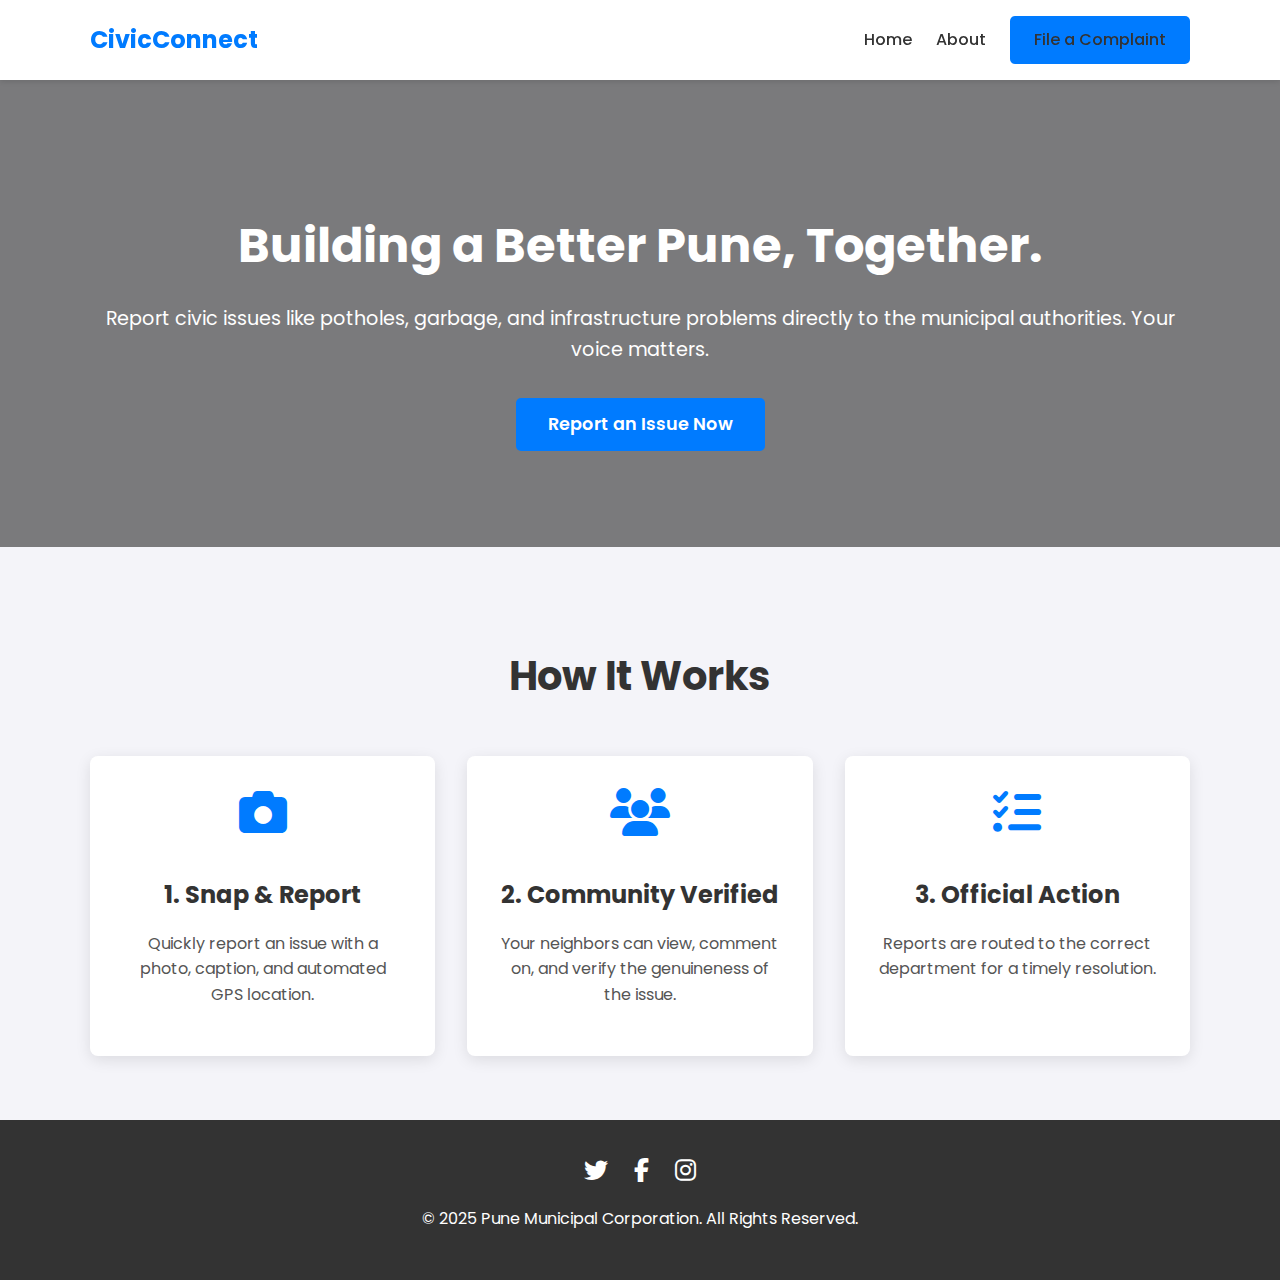
<file: templates/index.html>
<!DOCTYPE html>
<html lang="en">
<head>
    <meta charset="UTF-8">
    <meta name="viewport" content="width=device-width, initial-scale=1.0">
    <title>CivicConnect - Pimpri-Chinchwad</title>
    <link rel="stylesheet" href="/static/style.css">
    <link rel="stylesheet" href="https://cdnjs.cloudflare.com/ajax/libs/font-awesome/6.5.2/css/all.min.css">
</head>
<body>
    <nav class="navbar">
        <div class="container nav-container">
            <a href="/" class="logo">CivicConnect</a>
            <ul class="nav-links">
                <li><a href="/">Home</a></li>
                <li><a href="#about">About</a></li>
                <li><a href="/login" class="btn btn-primary">File a Complaint</a></li>
            </ul>
        </div>
    </nav>

    <header class="hero">
        <div class="container">
            <h1>Building a Better Pune, Together.</h1>
            <p>Report civic issues like potholes, garbage, and infrastructure problems directly to the municipal authorities. Your voice matters.</p>
            <a href="/login" class="btn btn-primary btn-large">Report an Issue Now</a>
        </div>
    </header>

    <section id="about" class="about-section">
        <div class="container">
            <h2>How It Works</h2>
            <div class="features">
                <div class="feature-box">
                    <i class="fas fa-camera"></i>
                    <h3>1. Snap & Report</h3>
                    <p>Quickly report an issue with a photo, caption, and automated GPS location.</p>
                </div>
                <div class="feature-box">
                    <i class="fas fa-users"></i>
                    <h3>2. Community Verified</h3>
                    <p>Your neighbors can view, comment on, and verify the genuineness of the issue.</p>
                </div>
                <div class="feature-box">
                    <i class="fas fa-tasks"></i>
                    <h3>3. Official Action</h3>
                    <p>Reports are routed to the correct department for a timely resolution.</p>
                </div>
            </div>
        </div>
    </section>

    <footer class="footer">
        <div class="container">
            <div class="social-icons">
                <a href="#"><i class="fab fa-twitter"></i></a>
                <a href="#"><i class="fab fa-facebook-f"></i></a>
                <a href="#"><i class="fab fa-instagram"></i></a>
            </div>
            <p>&copy; 2025 Pune Municipal Corporation. All Rights Reserved.</p>
        </div>
    </footer>

</body>
</html>
</file>
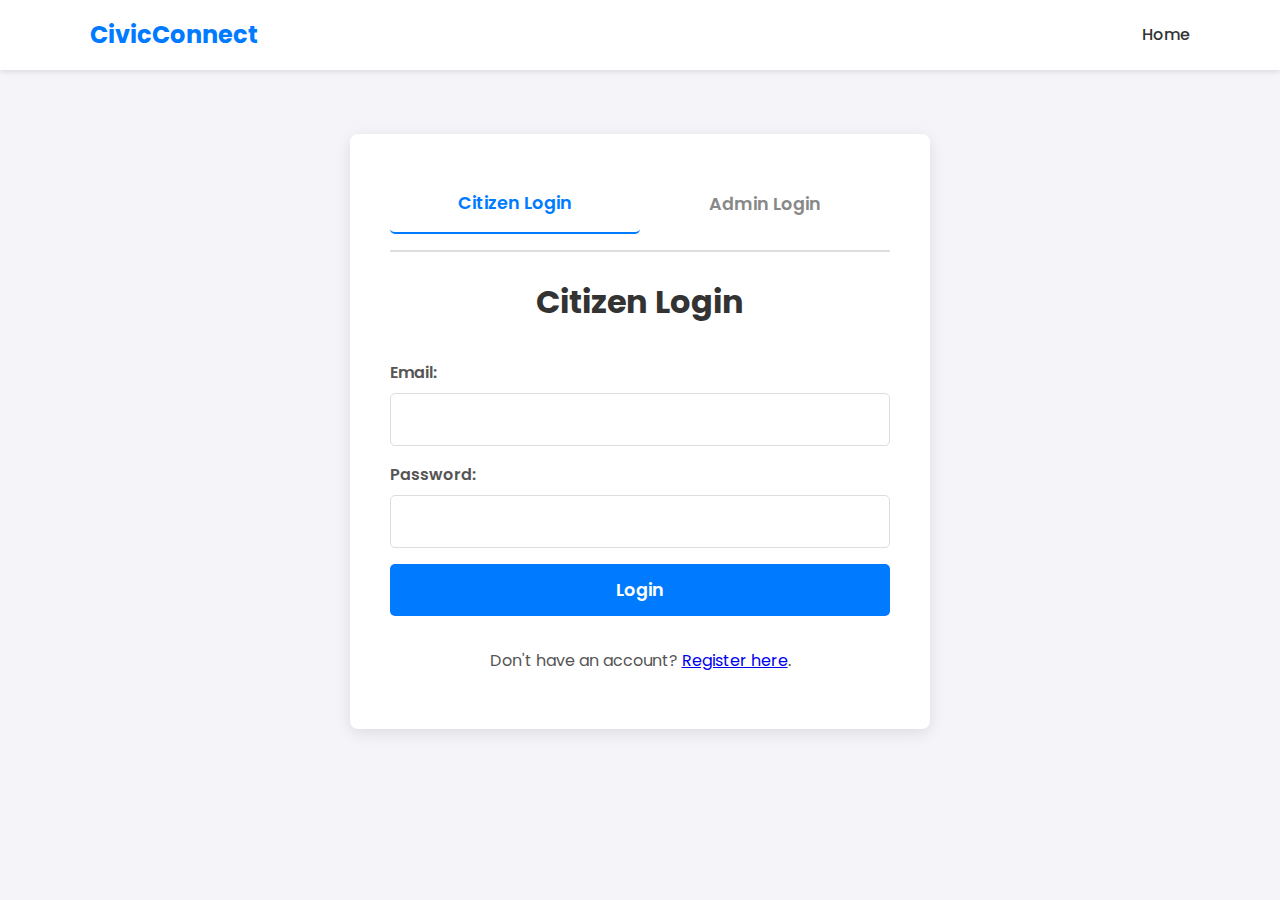
<file: templates/login.html>
<!DOCTYPE html>
<html lang="en">
<head>
    <meta charset="UTF-8">
    <title>Login - CivicConnect</title>
    <link rel="stylesheet" href="/static/style.css">
    <style>
        .tab-content { display: none; }
        .tab-content.active { display: block; }
        .tabs { display: flex; border-bottom: 2px solid #ddd; margin-bottom: 1.5rem; }
        .tab-link { padding: 1rem 1.5rem; cursor: pointer; border: none; background: none; font-size: 1.1rem; font-weight: 600; color: #888; }
        .tab-link.active { color: var(--primary-color); border-bottom: 2px solid var(--primary-color); }
    </style>
</head>
<body>
    <nav class="navbar"><div class="container nav-container"><a href="/" class="logo">CivicConnect</a><ul class="nav-links"><li><a href="/">Home</a></li></ul></div></nav>
    <div class="form-container">
        <div class="tabs">
            <button class="tab-link active" onclick="openTab(event, 'User')">Citizen Login</button>
            <button class="tab-link" onclick="openTab(event, 'Admin')">Admin Login</button>
        </div>
        
        <div id="User" class="tab-content active">
            <h1>Citizen Login</h1>
            <form id="userLoginForm">
                <input type="hidden" name="user_type" value="user">
                <label for="user_email">Email:</label>
                <input type="email" id="user_email" name="email" required>
                <label for="user_password">Password:</label>
                <input type="password" id="user_password" name="password" required>
                <button type="submit">Login</button>
            </form>
        </div>

        <div id="Admin" class="tab-content">
            <h1>Admin Login</h1>
            <form id="adminLoginForm">
                <input type="hidden" name="user_type" value="admin">
                <label for="admin_email">Email:</label>
                <input type="email" id="admin_email" name="email" required value="admin@gov.in">
                <label for="admin_password">Password:</label>
                <input type="password" id="admin_password" name="password" required>
                <button type="submit">Login</button>
            </form>
        </div>

        <p style="text-align: center; margin-top: 1rem;">Don't have an account? <a href="/register">Register here</a>.</p>
        <p id="error-msg" class="error"></p>
    </div>

    <script>
        function openTab(evt, tabName) {
            document.querySelectorAll('.tab-content').forEach(tc => tc.style.display = "none");
            document.querySelectorAll('.tab-link').forEach(tl => tl.classList.remove('active'));
            document.getElementById(tabName).style.display = "block";
            evt.currentTarget.classList.add('active');
        }

        async function handleLogin(event, formId) {
            event.preventDefault();
            const form = document.getElementById(formId);
            const formData = new FormData(form);

            const response = await fetch('/token', {
                method: 'POST',
                body: new URLSearchParams(formData)
            });

            if (response.ok) {
                const data = await response.json();
                localStorage.setItem('accessToken', data.access_token);
                localStorage.setItem('userRole', data.user_role);
                window.location.href = data.user_role === 'admin' ? '/admin' : '/dashboard';
            } else {
                const errorData = await response.json();
                document.getElementById('error-msg').innerText = `Login failed: ${errorData.detail}`;
            }
        }
        document.getElementById('userLoginForm').addEventListener('submit', (e) => handleLogin(e, 'userLoginForm'));
        document.getElementById('adminLoginForm').addEventListener('submit', (e) => handleLogin(e, 'adminLoginForm'));
    </script>
</body>
</html>
</file>
<file: static/style.css>
@import url('https://fonts.googleapis.com/css2?family=Poppins:wght@400;500;600;700&display=swap');

:root {
    --primary-color: #007bff;
    --primary-color-hover: #0056b3;
    --secondary-color: #f4f4f9;
    --dark-color: #333;
    --light-color: #fff;
    --text-color: #555;
    --container-shadow: 0 4px 15px rgba(0, 0, 0, 0.1);
}

body {
    font-family: 'Poppins', sans-serif;
    background-color: var(--secondary-color);
    color: var(--text-color);
    line-height: 1.6;
    margin: 0;
}

.container {
    max-width: 1100px;
    margin: auto;
    padding: 0 2rem;
}

/* Navbar */
.navbar {
    background: var(--light-color);
    box-shadow: 0 2px 5px rgba(0,0,0,0.1);
    padding: 1rem 0;
    position: sticky;
    top: 0;
    z-index: 1000;
}

.nav-container {
    display: flex;
    justify-content: space-between;
    align-items: center;
}

.logo {
    font-size: 1.5rem;
    font-weight: 700;
    color: var(--primary-color);
    text-decoration: none;
}

.nav-links {
    list-style: none;
    display: flex;
    align-items: center;
    margin: 0;
    padding: 0;
}

.nav-links li {
    margin-left: 1.5rem;
}

.nav-links a {
    text-decoration: none;
    color: var(--dark-color);
    font-weight: 500;
}

/* Buttons */
.btn {
    display: inline-block;
    padding: 0.7rem 1.5rem;
    border-radius: 5px;
    text-decoration: none;
    font-weight: 600;
    transition: background-color 0.3s ease;
    border: none;
    background: none;
    cursor: pointer;
}

.btn-primary {
    background-color: var(--primary-color);
    color: var(--light-color);
}

.btn-primary:hover {
    background-color: var(--primary-color-hover);
}

.btn-large {
    font-size: 1.1rem;
    padding: 0.8rem 2rem;
}


/* Hero Section */
.hero {
    background: linear-gradient(rgba(0, 0, 0, 0.5), rgba(0, 0, 0, 0.5)), url('https://images.unsplash.com/photo-1593941707882-6e017d23a78d?q=80&w=2070&auto=format&fit=crop') no-repeat center center/cover;
    color: var(--light-color);
    text-align: center;
    padding: 6rem 0;
}

.hero h1 {
    font-size: 3rem;
    margin-bottom: 1rem;
}

.hero p {
    font-size: 1.2rem;
    margin-bottom: 2rem;
}

/* About / Features Section */
.about-section {
    padding: 4rem 0;
    text-align: center;
}

.about-section h2 {
    font-size: 2.5rem;
    margin-bottom: 3rem;
    color: var(--dark-color);
}

.features {
    display: flex;
    justify-content: space-around;
    gap: 2rem;
}

.feature-box {
    background: var(--light-color);
    padding: 2rem;
    border-radius: 8px;
    box-shadow: var(--container-shadow);
    flex: 1;
}

.feature-box i {
    font-size: 3rem;
    color: var(--primary-color);
    margin-bottom: 1rem;
}

.feature-box h3 {
    font-size: 1.5rem;
    color: var(--dark-color);
    margin-bottom: 0.5rem;
}

/* Footer */
.footer {
    background: var(--dark-color);
    color: var(--light-color);
    text-align: center;
    padding: 2rem 0;
}

.social-icons a {
    color: var(--light-color);
    font-size: 1.5rem;
    margin: 0 0.7rem;
    transition: color 0.3s ease;
}

.social-icons a:hover {
    color: var(--primary-color);
}

/* Form Styling */
.form-container {
    max-width: 500px;
    margin: 4rem auto;
    padding: 2.5rem;
    background: var(--light-color);
    border-radius: 8px;
    box-shadow: var(--container-shadow);
}

.form-container h1 {
    text-align: center;
    color: var(--dark-color);
    margin-bottom: 2rem;
}

label {
    display: block;
    margin-bottom: 0.5rem;
    font-weight: 600;
}

input, select, button, textarea {
    width: 100%;
    padding: 0.8rem;
    margin-bottom: 1rem;
    border-radius: 5px;
    border: 1px solid #ddd;
    box-sizing: border-box;
    font-size: 1rem;
    font-family: 'Poppins', sans-serif;
}

button[type="submit"] {
    width: 100%;
    padding: 0.8rem;
    background-color: var(--primary-color);
    color: white;
    border: none;
    cursor: pointer;
    font-size: 1.1rem;
    font-weight: 600;
}

button[type="submit"]:hover {
    background-color: var(--primary-color-hover);
}

.error {
    color: #d9534f;
    font-weight: bold;
    text-align: center;
    margin-top: 1rem;
}

/* Dashboard & Report Cards */
.dashboard-container {
    max-width: 900px;
    margin: 2rem auto;
    padding: 2rem;
}

.dashboard-header {
    display: flex;
    justify-content: space-between;
    align-items: center;
    margin-bottom: 2rem;
}

.report-card {
    background: var(--light-color);
    border: 1px solid #e0e0e0;
    padding: 1.5rem;
    margin-bottom: 1.5rem;
    border-radius: 8px;
    box-shadow: 0 2px 5px rgba(0,0,0,0.05);
}

.report-card h3 {
    margin-top: 0;
    color: var(--dark-color);
}

.report-card img {
    max-width: 100%;
    height: auto;
    border-radius: 4px;
    margin-top: 1rem;
}

.report-card p {
    margin: 0.5rem 0 0 0;
}

.report-card p strong {
    color: var(--dark-color);
}
</file>
